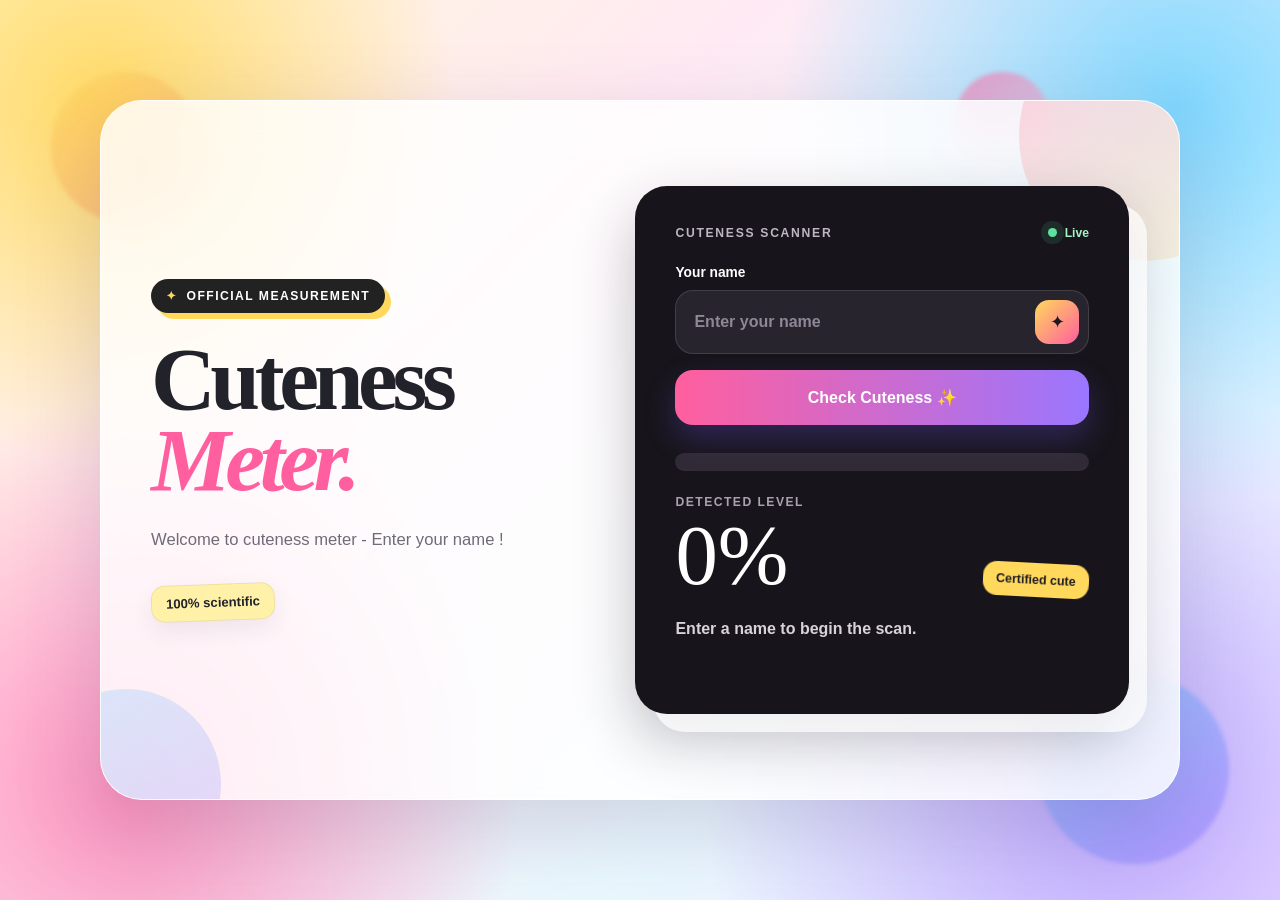
<file: Cuteness-Meter.html>
<!DOCTYPE html>
<html lang="en">
<head>
  <meta charset="UTF-8" />
  <meta name="viewport" content="width=device-width, initial-scale=1.0" />
  <title>Cuteness Meter 💖</title>

  <style>
    :root {
      --ink: #22222a;
      --muted: #6f6b78;
      --white: rgba(255, 255, 255, 0.82);
      --yellow: #ffd85c;
      --pink: #ff5f9e;
      --blue: #62cfff;
      --violet: #9a76ff;
      --green: #5fe0a1;
      --shadow: 0 30px 90px rgba(62, 46, 92, 0.18);
    }

    * {
      box-sizing: border-box;
      margin: 0;
      padding: 0;
    }

    html,
    body {
      width: 100%;
      min-height: 100%;
    }

    body {
      min-height: 100vh;
      overflow-x: hidden;
      font-family: Inter, "Segoe UI", Arial, sans-serif;
      color: var(--ink);
      background:
        radial-gradient(circle at 8% 12%, rgba(255, 216, 92, 0.92), transparent 25%),
        radial-gradient(circle at 92% 12%, rgba(98, 207, 255, 0.78), transparent 28%),
        radial-gradient(circle at 87% 88%, rgba(154, 118, 255, 0.58), transparent 30%),
        radial-gradient(circle at 10% 88%, rgba(255, 95, 158, 0.62), transparent 28%),
        linear-gradient(135deg, #fff8d8 0%, #ffeaf4 35%, #eaf9ff 68%, #f4ebff 100%);
      display: grid;
      place-items: center;
      padding: 22px;
    }

    .ambient {
      position: fixed;
      inset: 0;
      pointer-events: none;
      overflow: hidden;
      z-index: 0;
    }

    .blob {
      position: absolute;
      border-radius: 50%;
      filter: blur(2px);
      opacity: 0.52;
      animation: float 8s ease-in-out infinite;
    }

    .blob.one {
      width: 150px;
      height: 150px;
      left: 4%;
      top: 8%;
      background: linear-gradient(145deg, var(--yellow), #ff9d6c);
    }

    .blob.two {
      width: 190px;
      height: 190px;
      right: 4%;
      bottom: 4%;
      background: linear-gradient(145deg, var(--blue), var(--violet));
      animation-delay: -3s;
    }

    .blob.three {
      width: 95px;
      height: 95px;
      right: 18%;
      top: 8%;
      background: linear-gradient(145deg, var(--pink), #ffc8df);
      animation-delay: -5s;
    }

    @keyframes float {
      50% {
        transform: translateY(-14px) rotate(5deg);
      }
    }

    .shell {
      position: relative;
      z-index: 2;
      width: min(1080px, 100%);
      min-height: min(700px, calc(100vh - 44px));
      padding: clamp(24px, 4vw, 50px);
      border-radius: 42px;
      border: 1px solid rgba(255, 255, 255, 0.92);
      background: var(--white);
      backdrop-filter: blur(24px);
      box-shadow: var(--shadow);
      display: grid;
      grid-template-columns: minmax(0, 0.92fr) minmax(340px, 1.08fr);
      gap: clamp(28px, 5vw, 64px);
      align-items: center;
      overflow: hidden;
    }

    .shell::before,
    .shell::after {
      content: "";
      position: absolute;
      border-radius: 50%;
      pointer-events: none;
    }

    .shell::before {
      width: 250px;
      height: 250px;
      right: -90px;
      top: -90px;
      background: linear-gradient(145deg, rgba(255, 95, 158, 0.25), rgba(255, 216, 92, 0.22));
    }

    .shell::after {
      width: 190px;
      height: 190px;
      left: -70px;
      bottom: -80px;
      background: linear-gradient(145deg, rgba(98, 207, 255, 0.24), rgba(154, 118, 255, 0.24));
    }

    .intro,
    .console {
      position: relative;
      z-index: 2;
    }

    .kicker {
      display: inline-flex;
      align-items: center;
      gap: 9px;
      padding: 10px 15px;
      border-radius: 999px;
      background: #222;
      color: #fff;
      font-size: 0.76rem;
      font-weight: 800;
      letter-spacing: 0.12em;
      text-transform: uppercase;
      box-shadow: 6px 6px 0 var(--yellow);
    }

    .kicker::before {
      content: "✦";
      color: var(--yellow);
    }

    h1 {
      margin-top: 26px;
      font-family: Georgia, "Times New Roman", serif;
      font-size: clamp(3.3rem, 7vw, 6rem);
      line-height: 0.9;
      letter-spacing: -0.06em;
    }

    h1 span {
      display: block;
      color: var(--pink);
      font-style: italic;
    }

    .description {
      max-width: 480px;
      margin-top: 24px;
      color: var(--muted);
      font-size: 1.04rem;
      line-height: 1.75;
    }

    .badges {
      display: flex;
      flex-wrap: wrap;
      gap: 11px;
      margin-top: 30px;
    }

    .badge {
      padding: 10px 14px;
      border-radius: 14px;
      border: 1px solid rgba(35, 33, 42, 0.08);
      font-size: 0.82rem;
      font-weight: 800;
      box-shadow: 0 9px 22px rgba(52, 41, 65, 0.08);
    }

    .badge:nth-child(1) {
      background: #fff2a8;
      transform: rotate(-2deg);
    }

    .badge:nth-child(2) {
      background: #dff5ff;
      transform: rotate(2deg);
    }

    .badge:nth-child(3) {
      background: #f0e2ff;
      transform: rotate(-1deg);
    }

    .console {
      padding: clamp(24px, 4vw, 40px);
      border-radius: 32px;
      background: #17151b;
      color: #fff;
      box-shadow:
        18px 18px 0 rgba(255, 255, 255, 0.72),
        0 24px 60px rgba(32, 25, 39, 0.28);
      overflow: hidden;
    }

    .console-head {
      display: flex;
      align-items: center;
      justify-content: space-between;
      gap: 14px;
      margin-bottom: 25px;
    }

    .console-label {
      color: #bdb6c4;
      font-size: 0.76rem;
      font-weight: 800;
      letter-spacing: 0.14em;
      text-transform: uppercase;
    }

    .live {
      display: flex;
      align-items: center;
      gap: 8px;
      color: #a4f3c2;
      font-size: 0.76rem;
      font-weight: 800;
    }

    .live::before {
      content: "";
      width: 9px;
      height: 9px;
      border-radius: 50%;
      background: var(--green);
      box-shadow: 0 0 0 7px rgba(95, 224, 161, 0.11);
      animation: pulse 1.5s infinite;
    }

    @keyframes pulse {
      50% {
        box-shadow: 0 0 0 12px rgba(95, 224, 161, 0);
      }
    }

    label {
      display: block;
      margin-bottom: 10px;
      font-size: 0.86rem;
      font-weight: 800;
    }

    .input-wrap {
      position: relative;
    }

    input {
      width: 100%;
      height: 64px;
      padding: 0 66px 0 18px;
      border: 1px solid rgba(255, 255, 255, 0.12);
      border-radius: 18px;
      outline: none;
      background: #28242e;
      color: #fff;
      font: 700 1rem Inter, "Segoe UI", sans-serif;
      transition: 0.25s;
    }

    input::placeholder {
      color: #8e8795;
    }

    input:focus {
      border-color: var(--pink);
      box-shadow: 0 0 0 5px rgba(255, 95, 158, 0.12);
    }

    .spark {
      position: absolute;
      right: 10px;
      bottom: 10px;
      width: 44px;
      height: 44px;
      display: grid;
      place-items: center;
      border-radius: 14px;
      background: linear-gradient(135deg, var(--yellow), var(--pink));
      color: #1d1820;
      font-size: 1.15rem;
    }

    .check-button {
      width: 100%;
      margin-top: 16px;
      padding: 18px 20px;
      border: 0;
      border-radius: 18px;
      cursor: pointer;
      color: #fff;
      background: linear-gradient(90deg, var(--pink), var(--violet), var(--blue));
      background-size: 200% 100%;
      font: 800 1rem Inter, "Segoe UI", sans-serif;
      box-shadow: 0 14px 30px rgba(121, 88, 255, 0.25);
      transition: 0.25s;
    }

    .check-button:hover {
      transform: translateY(-3px);
      background-position: 100% 0;
    }

    .check-button:active {
      transform: translateY(0);
    }

    .meter {
      height: 18px;
      margin-top: 28px;
      padding: 4px;
      border-radius: 999px;
      background: #302b35;
      overflow: hidden;
    }

    .fill {
      width: 0%;
      height: 100%;
      border-radius: inherit;
      background: linear-gradient(90deg, var(--yellow), var(--pink), var(--violet), var(--blue), var(--green));
      transition: width 1.35s cubic-bezier(0.2, 0.85, 0.2, 1);
      box-shadow: 0 0 18px rgba(255, 95, 158, 0.45);
    }

    .score-row {
      display: flex;
      align-items: flex-end;
      justify-content: space-between;
      gap: 18px;
      margin-top: 24px;
    }

    .score-copy {
      color: #aaa1b2;
      font-size: 0.76rem;
      font-weight: 800;
      letter-spacing: 0.12em;
      text-transform: uppercase;
    }

    .score-value {
      margin-top: 4px;
      font-family: Georgia, "Times New Roman", serif;
      font-size: clamp(3.2rem, 8vw, 5.3rem);
      line-height: 1;
      color: #fff;
    }

    .sticker {
      padding: 10px 13px;
      border-radius: 14px;
      background: var(--yellow);
      color: #201c21;
      font-size: 0.78rem;
      font-weight: 900;
      transform: rotate(3deg);
    }

    .message {
      min-height: 58px;
      margin-top: 19px;
      color: #d8d2dc;
      line-height: 1.6;
      font-weight: 600;
    }

    .shake {
      animation: shake 0.35s ease;
    }

    @keyframes shake {
      25% { transform: translateX(-7px); }
      50% { transform: translateX(7px); }
      75% { transform: translateX(-4px); }
    }

    @media (max-width: 820px) {
      body {
        padding: 14px;
      }

      .shell {
        min-height: auto;
        grid-template-columns: 1fr;
        border-radius: 30px;
        padding: 26px 18px;
      }

      .intro {
        text-align: center;
      }

      .description {
        margin-inline: auto;
      }

      .badges {
        justify-content: center;
      }

      .console {
        border-radius: 25px;
        box-shadow:
          10px 10px 0 rgba(255, 255, 255, 0.72),
          0 22px 48px rgba(32, 25, 39, 0.24);
      }
    }

    @media (max-width: 460px) {
      h1 {
        font-size: 3.4rem;
      }

      .score-row {
        align-items: flex-start;
        flex-direction: column;
      }

      .sticker {
        align-self: flex-end;
        margin-top: -52px;
      }
    }
  </style>
</head>

<body>
  <div class="ambient" aria-hidden="true">
    <span class="blob one"></span>
    <span class="blob two"></span>
    <span class="blob three"></span>
  </div>

  <main class="shell">
    <section class="intro">
      <span class="kicker">Official measurement</span>

      <h1>
        Cuteness
        <span>Meter.</span>
      </h1>

      <p class="description">
        Welcome to cuteness meter - Enter your name !
      </p>

      <div class="badges" aria-hidden="true">
        <span class="badge">100% scientific</span>
      </div>
    </section>

    <section class="console" id="console">
      <div class="console-head">
        <span class="console-label">Cuteness scanner</span>
        <span class="live">Live</span>
      </div>

      <div class="input-wrap">
        <label for="name">Your name</label>
        <input
          type="text"
          id="name"
          placeholder="Enter your name"
          autocomplete="off"
        />
        <span class="spark" aria-hidden="true">✦</span>
      </div>

      <button class="check-button" id="checkButton" type="button">
        Check Cuteness ✨
      </button>

      <div class="meter" aria-label="Cuteness result meter">
        <div class="fill" id="fill"></div>
      </div>

      <div class="score-row">
        <div>
          <div class="score-copy">Detected level</div>
          <div class="score-value" id="percent">0%</div>
        </div>

        <span class="sticker">Certified cute</span>
      </div>

      <p class="message" id="message">
        Enter a name to begin the scan.
      </p>
    </section>
  </main>

  <script>
    const nameInput = document.getElementById("name");
    const fill = document.getElementById("fill");
    const percent = document.getElementById("percent");
    const message = document.getElementById("message");
    const checkButton = document.getElementById("checkButton");
    const consoleCard = document.getElementById("console");

    function showResult(width, scoreText, resultMessage) {
      fill.style.width = "0%";

      requestAnimationFrame(() => {
        requestAnimationFrame(() => {
          fill.style.width = width;
        });
      });

      percent.innerHTML = scoreText;
      message.innerHTML = resultMessage;
    }

    function checkCute() {
      const name = nameInput.value.trim().toLowerCase();

      if (!name) {
        showResult("0%", "0%", "Please enter your name first ✨");
        consoleCard.classList.remove("shake");
        void consoleCard.offsetWidth;
        consoleCard.classList.add("shake");
        nameInput.focus();
        return;
      }

      if (name === "akshaya" || name === "akshh_raa") {
        showResult(
          "99%",
          "99% ❤️",
          "You're almost at the maximum level of cuteness! 🥰 any idea what's the one youre missing Xp"
        );
        return;
      }

      if (
        name === "akshaya raj" ||
        name === "akshaya rajkumar" ||
        name === "akshaya raj kumar" ||
        name === "akshaya r" ||
        name === "r akshaya" ||
        name === "akshh_raj"
      ) {
        showResult(
          "100%",
          "∞ 💖",
          "🚨 Cuteness Overflow Detected! You're infinitely cute now! 💕"
        );
        return;
      }

      const score = Math.floor(Math.random() * 80);
      let resultMessage = "";

      if (score < 40) {
        resultMessage = "Nahh... Better luck next time 😌";
      } else if (score < 60) {
        resultMessage = "Aagh... Pretty average 😄";
      } else {
        resultMessage = "Umm... Not bad 😊";
      }

      showResult(score + "%", score + "%", resultMessage);
    }

    checkButton.addEventListener("click", checkCute);

    nameInput.addEventListener("keydown", (event) => {
      if (event.key === "Enter") {
        checkCute();
      }
    });
  </script>
</body>
</html>
</file>
